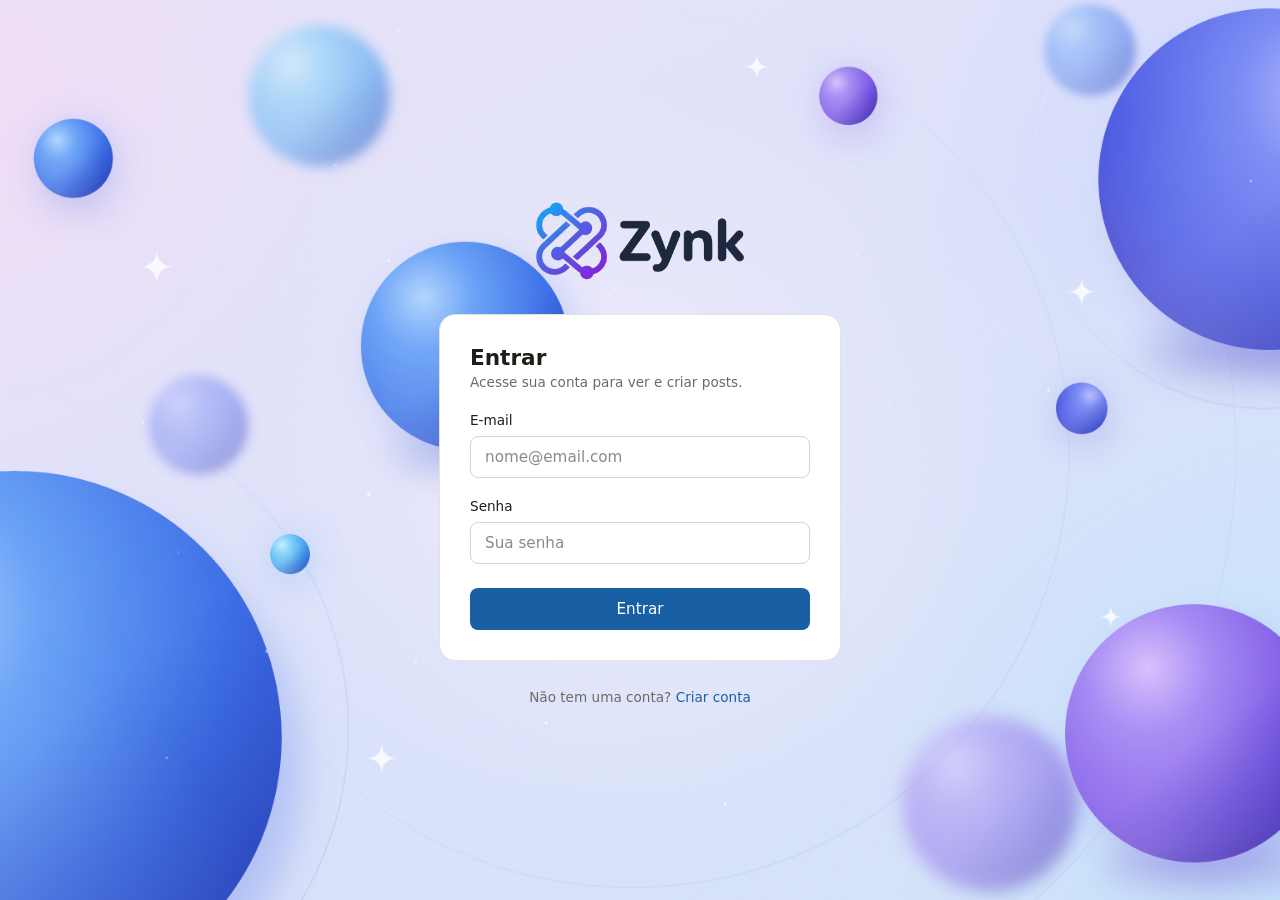
<file: html/index.html>
<!DOCTYPE html>
<html lang="pt-br">
<head>
    <meta charset="UTF-8">
    <meta name="viewport" content="width=device-width, initial-scale=1.0">
    <title>Login</title>
    <link rel="stylesheet" href="../css/index.css">
    <link rel="shortcut icon" href="../images/favicon.ico" type="image/x-icon">
</head>
<body>
    <div id="IconDiv">
        <img src="../images/icon.png" alt="" id="icon">
    </div>

    <form action="" id="loginForm">
        <h2>Entrar</h2>
        <p>Acesse sua conta para ver e criar posts.</p>
        <label for="loginInputEmail">E-mail</label>
        <input type="email" name="email" id="loginInputEmail" required placeholder="nome@email.com">

        <label for="loginInputPassword">Senha</label>
        <input type="password" name="password" id="loginInputPassword" required placeholder="Sua senha">

        <input type="submit" value="Entrar">
        <p id="loginError" class="form-error"></p>
    </form>

    <div id="noAccountDiv">Não tem uma conta? <a href="./signUpPage.html" target="_self" id="create_account_link">Criar conta</a></div>

    <script src="../js/auth.js"></script>
</body>
</html>
</file>
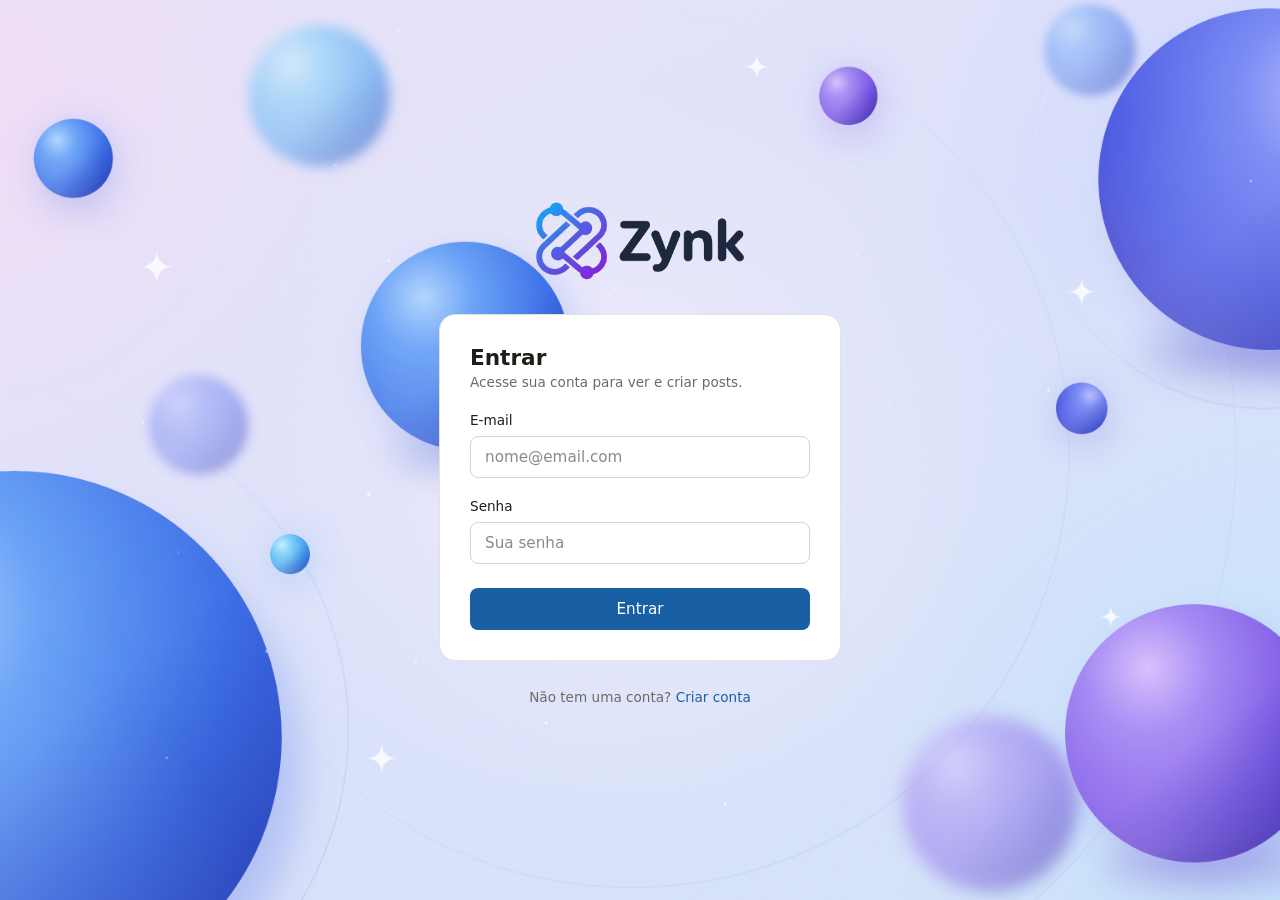
<file: LoginPage.html>
<!DOCTYPE html>
<html lang="en">
<head>
    <meta charset="UTF-8">
    <meta name="viewport" content="width=device-width, initial-scale=1.0">
    <title>Login</title>
    <link rel="stylesheet" href="login.css">
</head>
<body>
    <div id="IconDiv">
        <img src="images/icon.png" alt="" id="icon">
    </div>

    <form action="" id="loginForm">
        <h2>Entrar</h2>
        <p>Acesse sua conta para ver e criar posts.</p>
        <label for="inputEmail">E-mail</label>
        <input type="email" name="email" id="inputEmail" required placeholder="nome@email.com">

        <label for="inputPassword">Senha</label>
        <input type="password" name="password" id="inputPassword" required placeholder="Sua senha">

        <input type="submit" value="Entrar">
    </form>

    <div id="noAccountDiv">Não tem uma conta? <a href="" target="_self" id="create_account_link">Criar conta</a></div>

    <script src="login.js"></script>
</body>
</html>
</file>
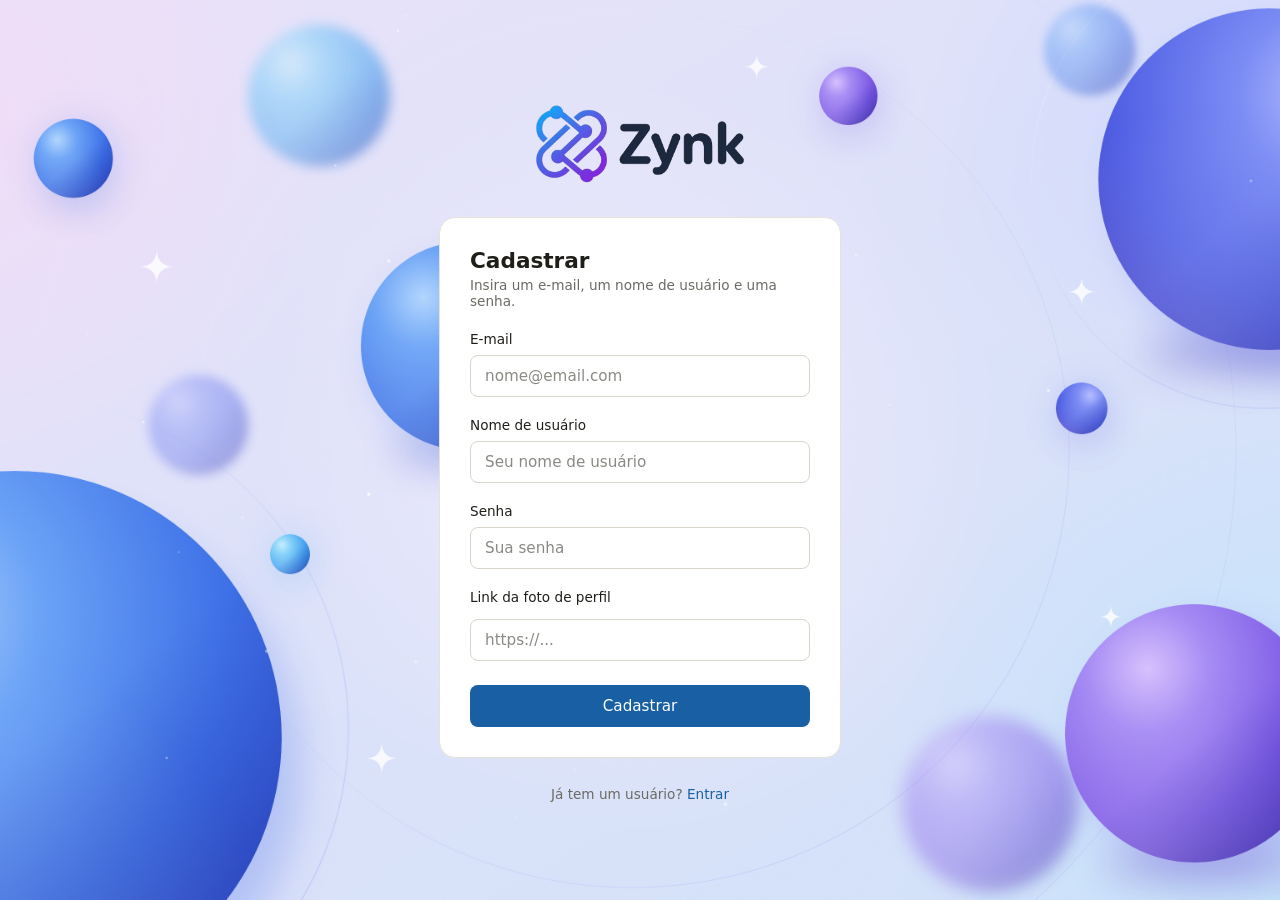
<file: html/signUpPage.html>
<!DOCTYPE html>
<html lang="en">
<head>
    <meta charset="UTF-8">
    <meta name="viewport" content="width=device-width, initial-scale=1.0">
    <title>Cadastrar</title>
    <link rel="stylesheet" href="../css/index.css">
    <link rel="shortcut icon" href="../images/favicon.ico" type="image/x-icon">
</head>
<body>
    <div id="IconDiv">
        <img src="../images/icon.png" alt="" id="icon">
    </div>

    <form action="" id="signUpForm">
        <h2>Cadastrar</h2>
        <p>Insira um e-mail, um nome de usuário e uma senha.</p>
        <label for="signUpInputEmail">E-mail</label>
        <input type="email" name="email" id="signUpInputEmail" required placeholder="nome@email.com">

        <label for="signUpInputUsername">Nome de usuário</label>
        <input type="text" name="name" id="signUpInputUsername" required placeholder="Seu nome de usuário">

        <label for="signUpInputPassword">Senha</label>
        <input type="password" name="password" id="signUpInputPassword" required placeholder="Sua senha">

        <label for="signUpInputUsernamePic">Link da foto de perfil</label>
        <input type="url" id="signUpInputUsernamePic" required placeholder="https://...">

        <input type="submit" value="Cadastrar">
        <p id="signUpError" class="form-error"></p> 
    </form>

    <div id="signInDiv">Já tem um usuário? <a href="./index.html" target="_self" id="sign_in_link">Entrar</a></div>


    <script src="../js/auth.js"></script>
</body>
</html>
</file>
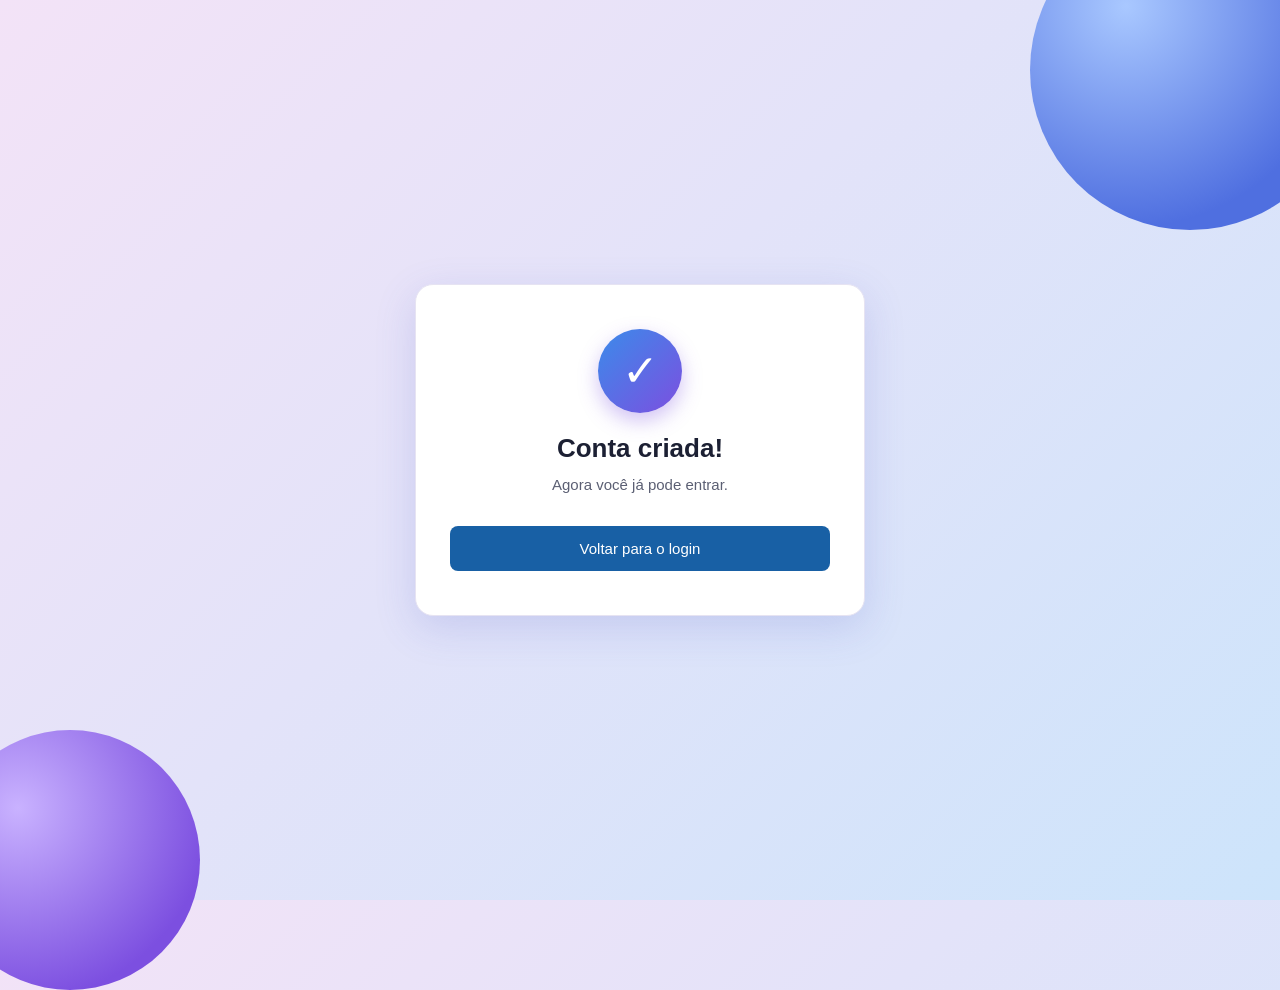
<file: html/sucessScreen.html>
<!DOCTYPE html>
<html lang="pt-br">
<head>
    <meta charset="UTF-8">
    <meta name="viewport" content="width=device-width, initial-scale=1.0">
    <title>Registration</title>
    <link rel="stylesheet" href="../css/sucessScreen.css">
    <link rel="shortcut icon" href="../images/favicon.ico" type="image/x-icon">
</head>
<body>
    <div id="successScreen" class="success-card">
    <div class="check">✓</div>
    <h2>Conta criada!</h2>
    <p>Agora você já pode entrar.</p>
    <a href="index.html" class="success-btn">Voltar para o login</a>
    </div>
</body>
</html>
</file>
<file: css/index.css>
*,
*::before,
*::after {
    box-sizing: border-box;
    margin: 0;
    padding: 0;
}

:root {
    --bg: #f2efe8;
    --card-bg: #ffffff;
    --card-border: #e6e2d8;
    --input-border: #d9d5c8;
    --text: #1f1e19;
    --text-muted: #6b6a63;
    --placeholder: #8a8a85;
    --primary: #1860a3;
    --primary-hover: #134f87;
    --radius-card: 16px;
    --radius-input: 8px;
}

/* ===== Base ===== */
body {
    min-height: 100vh;
    display: flex;
    flex-direction: column;
    align-items: center;
    justify-content: center;
    gap: 28px;
    padding: 24px 16px;
    background-color: var(--bg);
    color: var(--text);
    font-family: system-ui, -apple-system, "Segoe UI", Roboto, "DejaVu Sans", sans-serif;
    
    background: url(../images/fundo-zynk-4k.png) center / cover no-repeat fixed;

}



/* ===== Título / logo ===== */
#IconDiv {
    display: flex;
    align-items: center;
    justify-content: center;
    gap: 12px;
}

#icon {
    width: 300px;
    height: 90px;
    object-fit: contain;
}

#title {
    font-size: 1.9rem;
    font-weight: 700;
    line-height: 1;
    color: var(--text);
}

/* ===== Card do formulário ===== */
#loginForm , #signUpForm {
    width: 100%;
    max-width: 402px;
    padding: 30px;
    background-color: var(--card-bg);
    border: 1px solid var(--card-border);
    border-radius: var(--radius-card);
    display: flex;
    flex-direction: column;
}

#loginForm h2, #signUpForm h2 {
    font-size: 1.35rem;
    font-weight: 700;
    color: var(--text);
}

#loginForm p, #signUpForm p {
    margin-top: 4px;
    margin-bottom: 22px;
    font-size: 0.85rem;
    color: var(--text-muted);
}

/* ===== Labels e inputs ===== */
#loginForm label, #signUpForm label {
    margin-bottom: 8px;
    font-size: 0.85rem;
    font-weight: 500;
    color: var(--text);
}

#loginForm input:not([type="submit"]), #signUpForm input:not([type="submit"]) {
    width: 100%;
    height: 42px;
    margin-bottom: 20px;
    padding: 0 14px;
    font-family: inherit;
    font-size: 0.95rem;
    color: var(--text);
    background-color: var(--card-bg);
    border: 1px solid var(--input-border);
    border-radius: var(--radius-input);
    outline: none;
    transition: border-color 0.2s ease, box-shadow 0.2s ease;
}

#loginForm input::placeholder, #signUpForm input::placeholder {
    color: var(--placeholder);
}

#loginForm input:not([type="submit"]):focus, #signUpForm input:not([type="submit"]):focus{
    border-color: var(--primary);
    box-shadow: 0 0 0 3px rgba(24, 96, 163, 0.15);
}

/* ===== Botão ===== */
#loginForm input[type="submit"],  #signUpForm input[type="submit"]{
    width: 100%;
    height: 42px;
    margin-top: 4px;
    font-family: inherit;
    font-size: 0.95rem;
    color: #ffffff;
    background-color: var(--primary);
    border: none;
    border-radius: var(--radius-input);
    cursor: pointer;
    transition: background-color 0.2s ease, transform 0.1s ease;
}

#loginForm input[type="submit"]:hover, #signUpForm input[type="submit"]:hover {
    background-color: var(--primary-hover);
}

#loginForm input[type="submit"]:active, #signUpForm input[type="submit"]:active {
    transform: scale(0.99);
}

#loginForm input[type="submit"]:focus-visible , #signUpForm input[type="submit"]:focus-visible {
    outline: 3px solid rgba(24, 96, 163, 0.35);
    outline-offset: 2px;
}

/* ===== Link "Criar conta" ===== */
#noAccountDiv, #signInDiv {
    font-size: 0.85rem;
    color: var(--text-muted);
    text-align: center;
}

#create_account_link, #sign_in_link{
    color: var(--primary);
    text-decoration: none;
}

#create_account_link:hover,  #sign_in_link:hover{
    text-decoration: underline;
}

/* ===== Telas pequenas ===== */
@media (max-width: 480px) {
    #loginForm, #signUpForm {
        padding: 24px 20px;
    }

    #title {
        font-size: 1.6rem;
    }
}

#signUpInputUsernamePic {
    width: 100%;
    margin: 6px 0 16px 0;
    font-size: 13px;
}

#signUpInputUsernamePic::file-selector-button {
    padding: 8px 12px;
    margin-right: 8px;
    border: none;
    border-radius: 8px;
    background-color: #1a5fa5;
    color: white;
    cursor: pointer;
}

#preview {
    display: none;
    width: 100px;
    height: 100px;
    object-fit: cover;
    border-radius: 50%;
    margin: 0 auto 16px auto;
}

#loginForm .form-error,
#signUpForm .form-error {
  margin: 12px 0 0;
  font-size: 0.85rem;
  color: #d64545;
  text-align: center;
}

#loginForm .form-error:empty,
#signUpForm .form-error:empty {
  display: none;
}
</file>
<file: login.css>
*,
*::before,
*::after {
    box-sizing: border-box;
    margin: 0;
    padding: 0;
}

:root {
    --bg: #f2efe8;
    --card-bg: #ffffff;
    --card-border: #e6e2d8;
    --input-border: #d9d5c8;
    --text: #1f1e19;
    --text-muted: #6b6a63;
    --placeholder: #8a8a85;
    --primary: #1860a3;
    --primary-hover: #134f87;
    --radius-card: 16px;
    --radius-input: 8px;
}

/* ===== Base ===== */
body {
    min-height: 100vh;
    display: flex;
    flex-direction: column;
    align-items: center;
    justify-content: center;
    gap: 28px;
    padding: 24px 16px;
    background-color: var(--bg);
    color: var(--text);
    font-family: system-ui, -apple-system, "Segoe UI", Roboto, "DejaVu Sans", sans-serif;
    
    background: url(images/fundo-zynk-4k.png) center / cover no-repeat fixed;

}



/* ===== Título / logo ===== */
#IconDiv {
    display: flex;
    align-items: center;
    justify-content: center;
    gap: 12px;
}

#icon {
    width: 300px;
    height: 90px;
    object-fit: contain;
}

#title {
    font-size: 1.9rem;
    font-weight: 700;
    line-height: 1;
    color: var(--text);
}

/* ===== Card do formulário ===== */
#loginForm {
    width: 100%;
    max-width: 402px;
    padding: 30px;
    background-color: var(--card-bg);
    border: 1px solid var(--card-border);
    border-radius: var(--radius-card);
    display: flex;
    flex-direction: column;
}

#loginForm h2 {
    font-size: 1.35rem;
    font-weight: 700;
    color: var(--text);
}

#loginForm p {
    margin-top: 4px;
    margin-bottom: 22px;
    font-size: 0.85rem;
    color: var(--text-muted);
}

/* ===== Labels e inputs ===== */
#loginForm label {
    margin-bottom: 8px;
    font-size: 0.85rem;
    font-weight: 500;
    color: var(--text);
}

#loginForm input:not([type="submit"]) {
    width: 100%;
    height: 42px;
    margin-bottom: 20px;
    padding: 0 14px;
    font-family: inherit;
    font-size: 0.95rem;
    color: var(--text);
    background-color: var(--card-bg);
    border: 1px solid var(--input-border);
    border-radius: var(--radius-input);
    outline: none;
    transition: border-color 0.2s ease, box-shadow 0.2s ease;
}

#loginForm input::placeholder {
    color: var(--placeholder);
}

#loginForm input:not([type="submit"]):focus {
    border-color: var(--primary);
    box-shadow: 0 0 0 3px rgba(24, 96, 163, 0.15);
}

/* ===== Botão ===== */
#loginForm input[type="submit"] {
    width: 100%;
    height: 42px;
    margin-top: 4px;
    font-family: inherit;
    font-size: 0.95rem;
    color: #ffffff;
    background-color: var(--primary);
    border: none;
    border-radius: var(--radius-input);
    cursor: pointer;
    transition: background-color 0.2s ease, transform 0.1s ease;
}

#loginForm input[type="submit"]:hover {
    background-color: var(--primary-hover);
}

#loginForm input[type="submit"]:active {
    transform: scale(0.99);
}

#loginForm input[type="submit"]:focus-visible {
    outline: 3px solid rgba(24, 96, 163, 0.35);
    outline-offset: 2px;
}

/* ===== Link "Criar conta" ===== */
#noAccountDiv {
    font-size: 0.85rem;
    color: var(--text-muted);
    text-align: center;
}

#create_account_link {
    color: var(--primary);
    text-decoration: none;
}

#create_account_link:hover {
    text-decoration: underline;
}

/* ===== Telas pequenas ===== */
@media (max-width: 480px) {
    #loginForm {
        padding: 24px 20px;
    }

    #title {
        font-size: 1.6rem;
    }
}
</file>
<file: css/sucessScreen.css>
* {
  box-sizing: border-box;
}

body {
  margin: 0;
  min-height: 100vh;
  display: flex;
  align-items: center;
  justify-content: center;
  overflow: hidden;
  font-family: "Segoe UI", Arial, sans-serif;
  background: linear-gradient(135deg, #f3e3f7 0%, #e3e3f9 45%, #cde4fb 100%);
}

/* ---------- BOLAS DO FUNDO (sem mexer no HTML) ---------- */
body::before,
body::after {
  content: "";
  position: absolute;
  border-radius: 50%;
  z-index: 0;
  animation: flutuar 6s ease-in-out infinite;
}

body::before {
  width: 320px;
  height: 320px;
  top: -90px;
  right: -70px;
  background: radial-gradient(circle at 30% 30%, #a9c8ff, #4f6fe0 70%);
}

body::after {
  width: 260px;
  height: 260px;
  bottom: -90px;
  left: -60px;
  background: radial-gradient(circle at 30% 30%, #c9b2ff, #7c4fe0 75%);
  animation-delay: -3s;
}

@keyframes flutuar {
  0%, 100% { transform: translateY(0); }
  50%      { transform: translateY(-18px); }
}

/* ---------- CARD ---------- */
.success-card {
  position: relative;
  z-index: 1;
  width: 90%;
  max-width: 450px;
  padding: 44px 34px;
  text-align: center;
  background: #ffffff;
  border: 1px solid #e6e3f2;
  border-radius: 18px;
  box-shadow: 0 12px 40px rgba(80, 90, 200, 0.18);
  animation: entrar 0.6s ease-out;
}

@keyframes entrar {
  from { opacity: 0; transform: translateY(24px); }
  to   { opacity: 1; transform: translateY(0); }
}

/* ---------- CHECK ---------- */
.check {
  width: 84px;
  height: 84px;
  margin: 0 auto 20px;
  line-height: 84px;
  font-size: 44px;
  color: #ffffff;
  border-radius: 50%;
  background: linear-gradient(135deg, #3b8bea, #7c4fe0);
  box-shadow: 0 8px 20px rgba(124, 79, 224, 0.35);
  animation: pop 0.5s 0.3s ease-out both;
}

@keyframes pop {
  0%   { transform: scale(0); }
  70%  { transform: scale(1.15); }
  100% { transform: scale(1); }
}

/* ---------- TEXTOS ---------- */
.success-card h2 {
  margin: 0 0 10px;
  font-size: 26px;
  color: #1c2033;
}

.success-card p {
  margin: 0 0 30px;
  font-size: 15px;
  line-height: 1.5;
  color: #5b5f73;
}

/* ---------- BOTÃO ---------- */
.success-btn {
  display: block;
  padding: 14px;
  background: #1860a5;
  color: #ffffff;
  text-decoration: none;
  font-size: 15px;
  border-radius: 8px;
  transition: background 0.2s, transform 0.2s, box-shadow 0.2s;
}

.success-btn:hover {
  background: #134e87;
  transform: translateY(-2px);
  box-shadow: 0 6px 16px rgba(24, 96, 165, 0.35);
}
</file>
